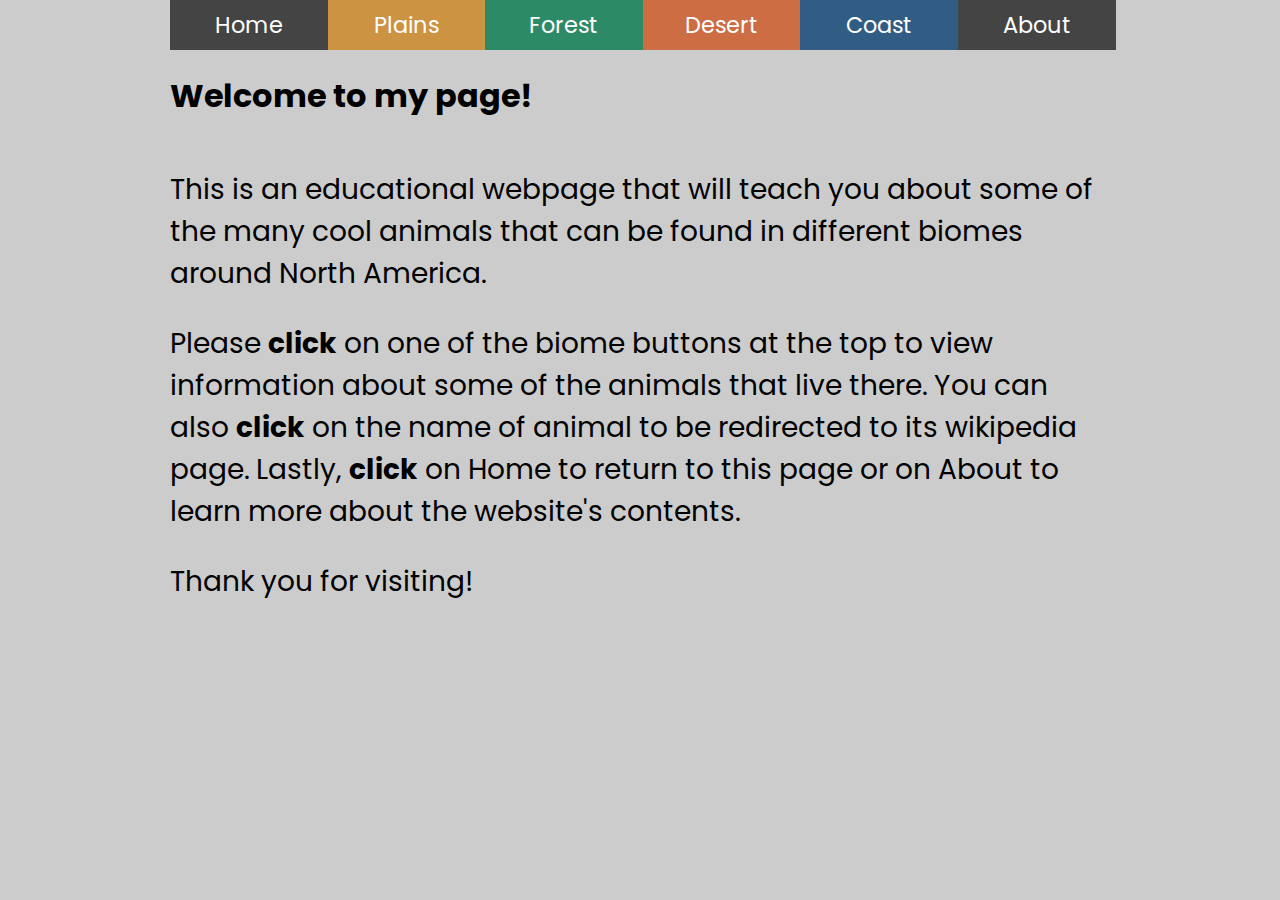
<file: index.html>
<!DOCTYPE html>
<html lang="en">
<head>
    <meta charset="UTF-8">
    <meta name="viewport" content="width=device-width, initial-scale=1.0">
    <title>Home Page</title>
    <link rel="stylesheet" href="css/styles.css" />
    <link rel="stylesheet" type="text/css" media="all" href="css/960.css" />
    <link rel="preconnect" href="https://fonts.googleapis.com"> <!--Links for fonts-->
    <link rel="preconnect" href="https://fonts.gstatic.com" crossorigin> <!--Links for fonts-->
    <link href="https://fonts.googleapis.com/css2?family=Poppins:wght@300&display=swap" rel="stylesheet"> <!--Links for fonts-->
</head>
<body>
    <div id = "wrapper" class="container_12">
		<header class="grid_12">
		<nav>
			<ul>
 				<li><a href="index.html" id ="home-button">Home</a></li>
  				<li><a href="plains.html" id = "plains-button">Plains</a></li>
				<li><a href="forest.html"  id = "forest-button">Forest</a></li>
				<li><a href="desert.html" id = "desert-button">Desert</a></li>
				<li><a href="coast.html" id = "coast-button">Coast</a></li>
  				<li><a href="about.html" id="about-button">About</a></li>
			</ul>
		</nav>
		</header>
	</div>

    <div class="container_12">
        <div class="grid_12">
            <h1>Welcome to my page!</h1>
        </div>
        <div class="grid_12" id="homeText">
            <p>
                This is an educational webpage that will teach you about some of the many cool 
                animals that can be found in different biomes around North America.
            </p>
            <p>
                Please <strong>click</strong> on one of the biome buttons at the top to view information about 
                some of the animals that live there. You can also <strong>click</strong> on the name of animal 
                to be redirected to its wikipedia page. Lastly, <strong>click</strong> on Home to return to this 
                page or on About to learn more about the website's contents.
            </p>
            <p>
                Thank you for visiting!
            </p>
        </div>
    </div>
</body>
</html>
</file>
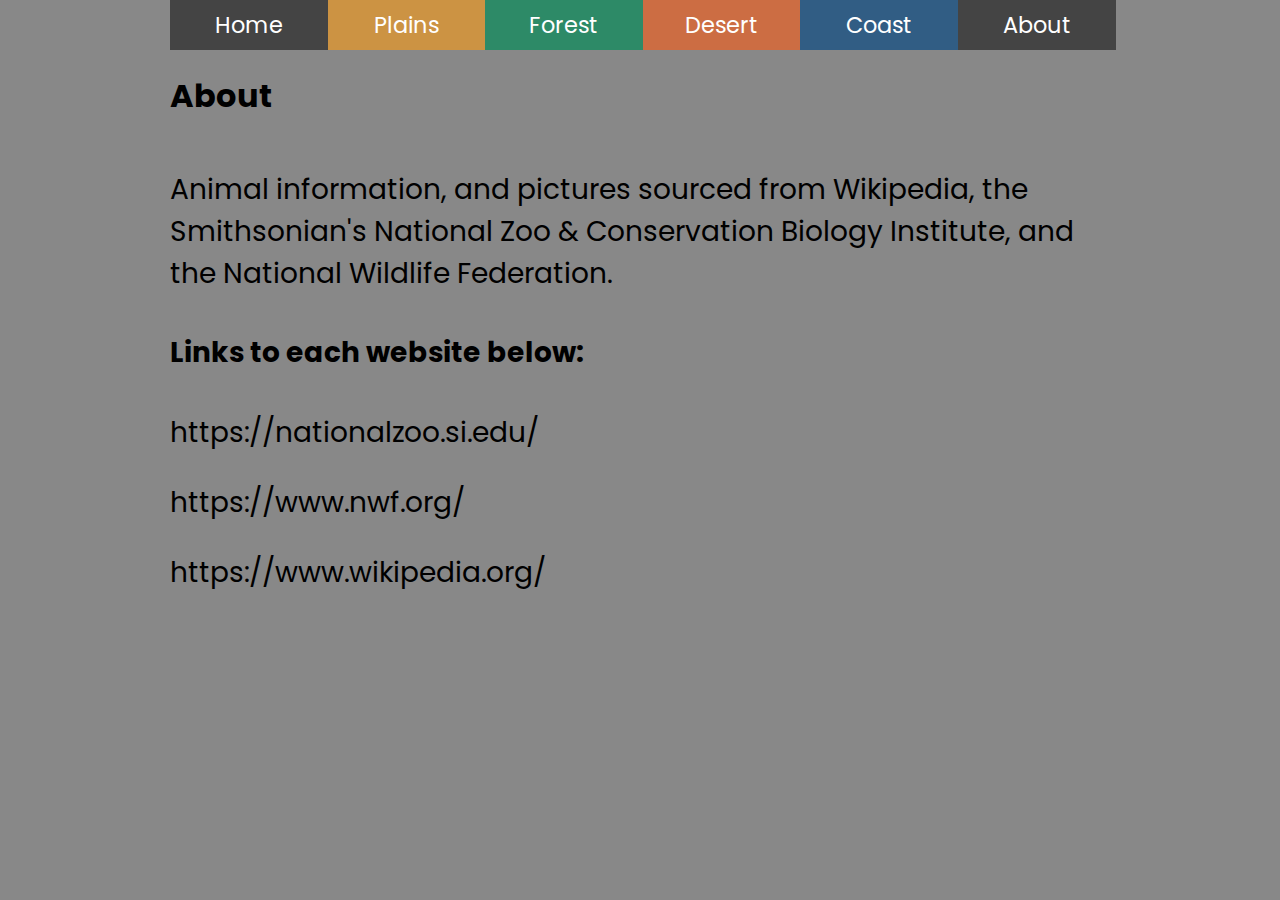
<file: about.html>
<!DOCTYPE html>
<html lang="en">
<head>
    <meta charset="UTF-8">
    <meta name="viewport" content="width=device-width, initial-scale=1.0">
    <title>About</title>
    <link rel="stylesheet" href="css/styles.css" />
    <link rel="stylesheet" type="text/css" media="all" href="css/960.css" />
    <link rel="preconnect" href="https://fonts.googleapis.com"> <!--Links for fonts-->
    <link rel="preconnect" href="https://fonts.gstatic.com" crossorigin> <!--Links for fonts-->
    <link href="https://fonts.googleapis.com/css2?family=Poppins:wght@300&display=swap" rel="stylesheet"> <!--Links for fonts-->
</head>
<body id="about-page">
    <div id = "wrapper" class="container_12">
		<header class="grid_12">
		<nav>
			<ul>
                <li><a href="index.html" id ="home-button">Home</a></li>
                <li><a href="plains.html" id = "plains-button">Plains</a></li>
                <li><a href="forest.html"  id = "forest-button">Forest</a></li>
                <li><a href="desert.html" id = "desert-button">Desert</a></li>
                <li><a href="coast.html" id = "coast-button">Coast</a></li>
                <li><a href="about.html" id="about-button">About</a></li>
           </ul>
		</nav>
		</header>
	</div>

    <div class="container_12">
        <div class="grid_12">
            <h1>
                About
            </h1>
        </div>
        <div class="grid_12" id="aboutText">
            <p>
                Animal information, and pictures sourced from Wikipedia, the Smithsonian's 
                National Zoo & Conservation Biology Institute, and the National Wildlife Federation.
            </p>
            <h4>Links to each website below:</h4>
            <p>
                <a href="https://nationalzoo.si.edu/" target="_blank">https://nationalzoo.si.edu/</a>
            </p>
            <p>
                <a href="https://www.nwf.org/" target="_blank">https://www.nwf.org/</a>
            </p>
            <p>
                <a href="https://www.wikipedia.org/" target="_blank">https://www.wikipedia.org/</a>
            </p>
        </div>
    </div>
</body>
</html>
</file>
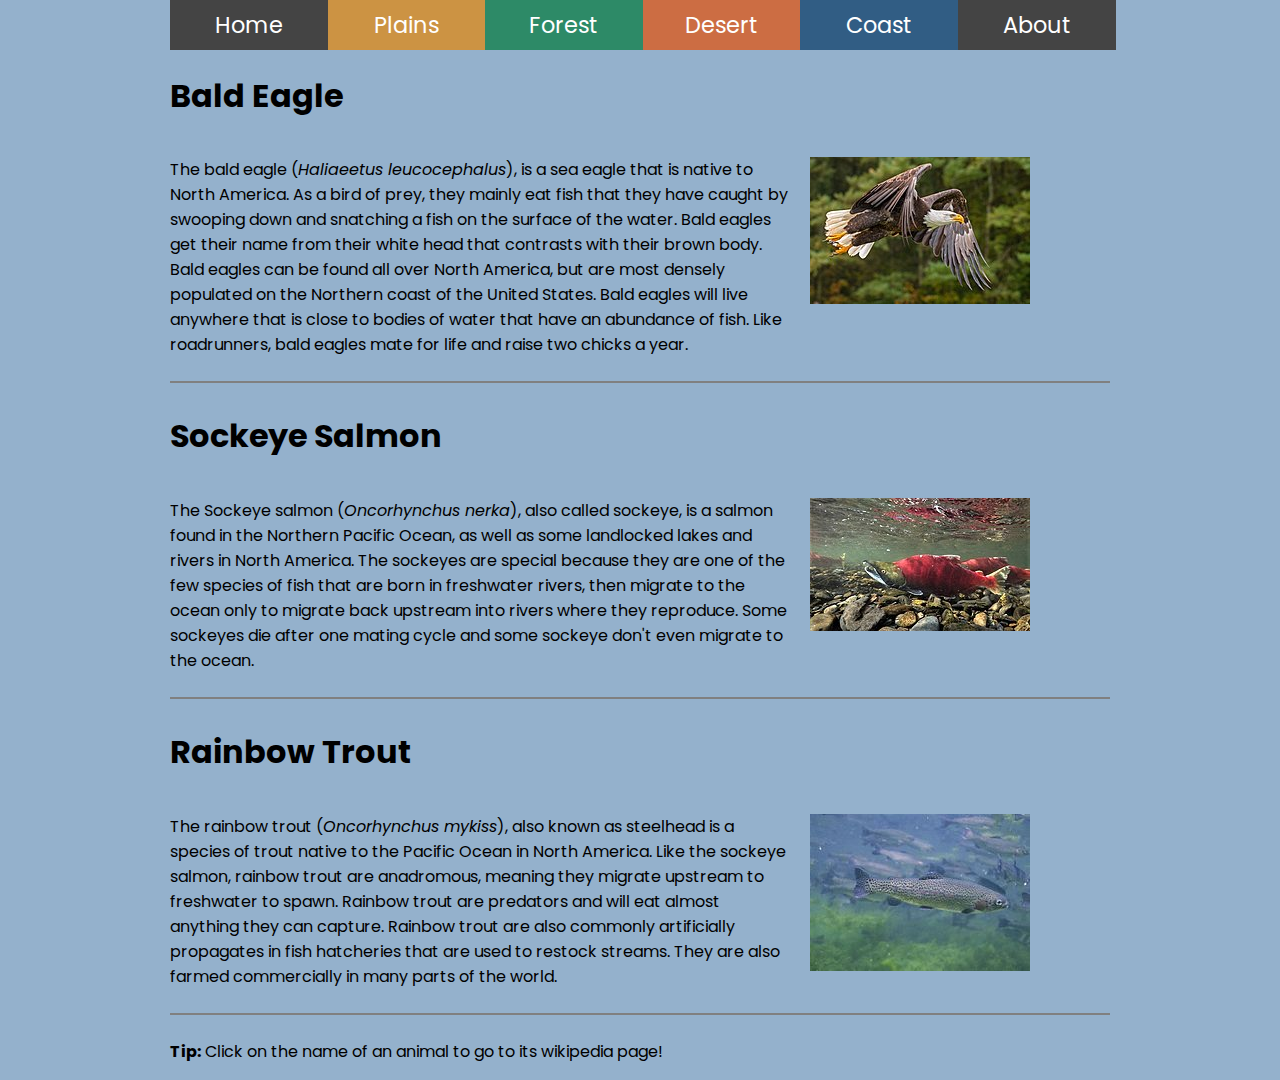
<file: coast.html>
<!DOCTYPE html>
<html lang="en">
<head>
    <meta charset="UTF-8">
    <meta name="viewport" content="width=device-width, initial-scale=1.0">
    <title>Coast</title>
    <link rel="stylesheet" href="css/styles.css" />
    <link rel="stylesheet" type="text/css" media="all" href="css/960.css" />
    <link rel="preconnect" href="https://fonts.googleapis.com"> <!--Links for fonts-->
    <link rel="preconnect" href="https://fonts.gstatic.com" crossorigin> <!--Links for fonts-->
    <link href="https://fonts.googleapis.com/css2?family=Poppins:wght@300&display=swap" rel="stylesheet"> <!--Links for fonts-->
</head>
<body id="coast-page">
    <div id = "wrapper" class="container_12">
		<header class="grid_12">
		<nav>
			<ul>
                <li><a href="index.html" id ="home-button">Home</a></li>
                <li><a href="plains.html" id = "plains-button">Plains</a></li>
                <li><a href="forest.html"  id = "forest-button">Forest</a></li>
                <li><a href="desert.html" id = "desert-button">Desert</a></li>
                <li><a href="coast.html" id = "coast-button">Coast</a></li>
                <li><a href="about.html" id="about-button">About</a></li>
           </ul>
		</nav>
		</header>
	</div>

<!--Start Animal Info-->
<div class="container_12">
    <div class="grid_12">
        <a href="https://en.wikipedia.org/wiki/Bald_eagle" target="_blank"><h1>Bald Eagle</h1></a>
    </div>
    <div class="grid_8">
        <p>
            The bald eagle (<em>Haliaeetus leucocephalus</em>), is a sea eagle that is native to 
            North America. As a bird of prey, they mainly eat fish that they have caught by 
            swooping down and snatching a fish on the surface of the water. Bald eagles get 
            their name from their white head that contrasts with their brown body. Bald eagles 
            can be found all over North America, but are most densely populated on the Northern 
            coast of the United States. Bald eagles will live anywhere that is close to bodies 
            of water that have an abundance of fish. Like roadrunners, bald eagles mate for life 
            and raise two chicks a year. 
        </p>
    </div>
    <div class="grid_4">
        <p>
            <img src="assets/bald_eagle.jpg" alt="Bald Eagle" width="220" height="147">
        </p>
    </div>
    <div class="grid_12">
        <hr color="grey">
    </div>
    <div class="grid_12">
        <a href="https://en.wikipedia.org/wiki/Sockeye_salmon" target="_blank"><h1>Sockeye Salmon</h1></a>
    </div>
    <div class="grid_8">
        <p>
            The Sockeye salmon (<em>Oncorhynchus nerka</em>), also called sockeye, is a salmon 
            found in the Northern Pacific Ocean, as well as some landlocked lakes and rivers in 
            North America. The sockeyes are special because they are one of the few species of 
            fish that are born in freshwater rivers, then migrate to the ocean only to migrate 
            back upstream into rivers where they reproduce. Some sockeyes die after one mating 
            cycle and some sockeye don't even migrate to the ocean. 
        </p>
    </div>
    <div class="grid_4">
        <p>
            <img src="assets/sockeye_salmon.jpg" alt="Bald Eagle" width="220" height="133">
        </p>
    </div>
    <div class="grid_12">
        <hr color="grey">
    </div>
    <div class="grid_12">
        <a href="https://en.wikipedia.org/wiki/Rainbow_trout" target="_blank"><h1>Rainbow Trout</h1></a>
    </div>
    <div class="grid_8">
        <p>
            The rainbow trout (<em>Oncorhynchus mykiss</em>), also known as steelhead is a 
            species of trout native to the Pacific Ocean in North America. Like the sockeye 
            salmon, rainbow trout are anadromous, meaning they migrate upstream to freshwater 
            to spawn. Rainbow trout are predators and will eat almost anything they can capture. 
            Rainbow trout are also commonly artificially propagates in fish hatcheries that are 
            used to restock streams. They are also farmed commercially in many parts of the world.
        </p>
    </div>
    <div class="grid_4">
        <p>
            <img src="assets/rainbow_trout.jpg" alt="Rainbow Trout" width="220" height="157">
        </p>
    </div>
    <div class="grid_12">
        <hr color="grey">
    </div>
    <div class="grid_12">
        <p><strong>Tip:</strong> Click on the name of an animal to go to its wikipedia page!</p>
    </div>
</div>
</body>
</html>
</file>
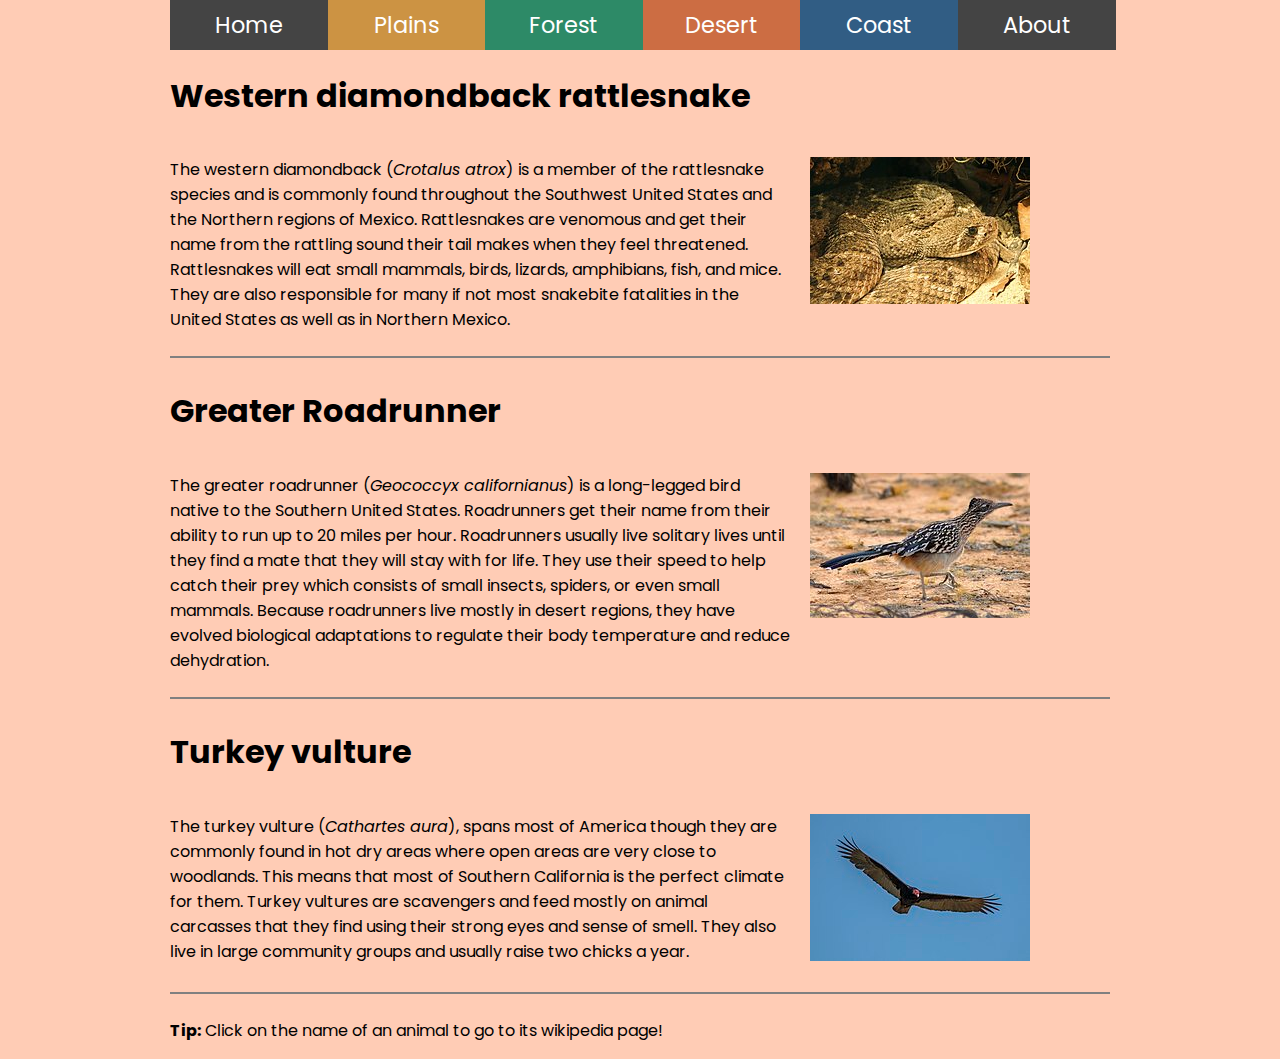
<file: desert.html>
<!DOCTYPE html>
<html lang="en">
<head>
    <meta charset="UTF-8">
    <meta name="viewport" content="width=device-width, initial-scale=1.0">
    <title>Desert</title>
    <link rel="stylesheet" href="css/styles.css" />
    <link rel="stylesheet" type="text/css" media="all" href="css/960.css" />
    <link rel="preconnect" href="https://fonts.googleapis.com"> <!--Links for fonts-->
    <link rel="preconnect" href="https://fonts.gstatic.com" crossorigin> <!--Links for fonts-->
    <link href="https://fonts.googleapis.com/css2?family=Poppins:wght@300&display=swap" rel="stylesheet"> <!--Links for fonts-->
</head>
<body id="desert-page">
    <div id = "wrapper" class="container_12">
		<header class="grid_12">
		<nav>
			<ul>
                <li><a href="index.html" id ="home-button">Home</a></li>
                <li><a href="plains.html" id = "plains-button">Plains</a></li>
                <li><a href="forest.html"  id = "forest-button">Forest</a></li>
                <li><a href="desert.html" id = "desert-button">Desert</a></li>
                <li><a href="coast.html" id = "coast-button">Coast</a></li>
                <li><a href="about.html" id="about-button">About</a></li>
           </ul>
		</nav>
		</header>
	</div>

<!--Start Animal Info-->
<div class="container_12">
    <div class="grid_12">
        <a href="https://en.wikipedia.org/wiki/Western_diamondback_rattlesnake" target="_blank"><h1>Western diamondback rattlesnake</h1></a>
    </div>
    <div class="grid_8">
        <p>
            The western diamondback (<em>Crotalus atrox</em>) is a member of the rattlesnake 
            species and is commonly found throughout the Southwest United States and the 
            Northern regions of Mexico. Rattlesnakes are venomous and get their name from the 
            rattling sound their tail makes when they feel threatened. Rattlesnakes will eat 
            small mammals, birds, lizards, amphibians, fish, and mice. They are also responsible 
            for many if not most snakebite fatalities in the United States as well as in 
            Northern Mexico.
        </p>
    </div>
    <div class="grid_4">
        <p>
            <img src="assets/western_diamonback.jpg" alt="Western Diamondback" width="220" height="147">
        </p>
    </div>
    <div class="grid_12">
        <hr color="grey">
    </div>
    <div class="grid_12">
        <a href="https://en.wikipedia.org/wiki/Greater_roadrunner" target="_blank"><h1>Greater Roadrunner</h1></a>
    </div>
    <div class="grid_8">
        <p>
            The greater roadrunner (<em>Geococcyx californianus</em>) is a long-legged bird 
            native to the Southern United States. Roadrunners get their name from their ability 
            to run up to 20 miles per hour. Roadrunners usually live solitary lives until they 
            find a mate that they will stay with for life. They use their speed to help catch 
            their prey which consists of small insects, spiders, or even small mammals. Because 
            roadrunners live mostly in desert regions, they have evolved biological adaptations 
            to regulate their body temperature and reduce dehydration. 
        </p>
    </div>
    <div class="grid_4">
        <p>
            <img src="assets/greater_roadrunner.jpg" alt="Greater Roadrunner" width="220" height="145">
        </p>
    </div>
    <div class="grid_12">
        <hr color="grey">
    </div>
    <div class="grid_12">
        <a href="https://en.wikipedia.org/wiki/Turkey_vulture" target="_blank"><h1>Turkey vulture</h1></a>
    </div>
    <div class="grid_8">
        <p>
            The turkey vulture (<em>Cathartes aura</em>), spans most of America though they are 
            commonly found in hot dry areas where open areas are very close to woodlands. This 
            means that most of Southern California is the perfect climate for them. Turkey 
            vultures are scavengers and feed mostly on animal carcasses that they find using 
            their strong eyes and sense of smell. They also live in large community groups and 
            usually raise two chicks a year.
        </p>
    </div>
    <div class="grid_4">
        <p>
            <img src="assets/turkey_vulture.JPG" alt="Turkey vulture" width="220" height="147">
        </p>
    </div>
    <div class="grid_12">
        <hr color="grey">
    </div>
    <div class="grid_12">
        <p><strong>Tip:</strong> Click on the name of an animal to go to its wikipedia page!</p>
    </div>
</div>
</body>
</html>
</file>
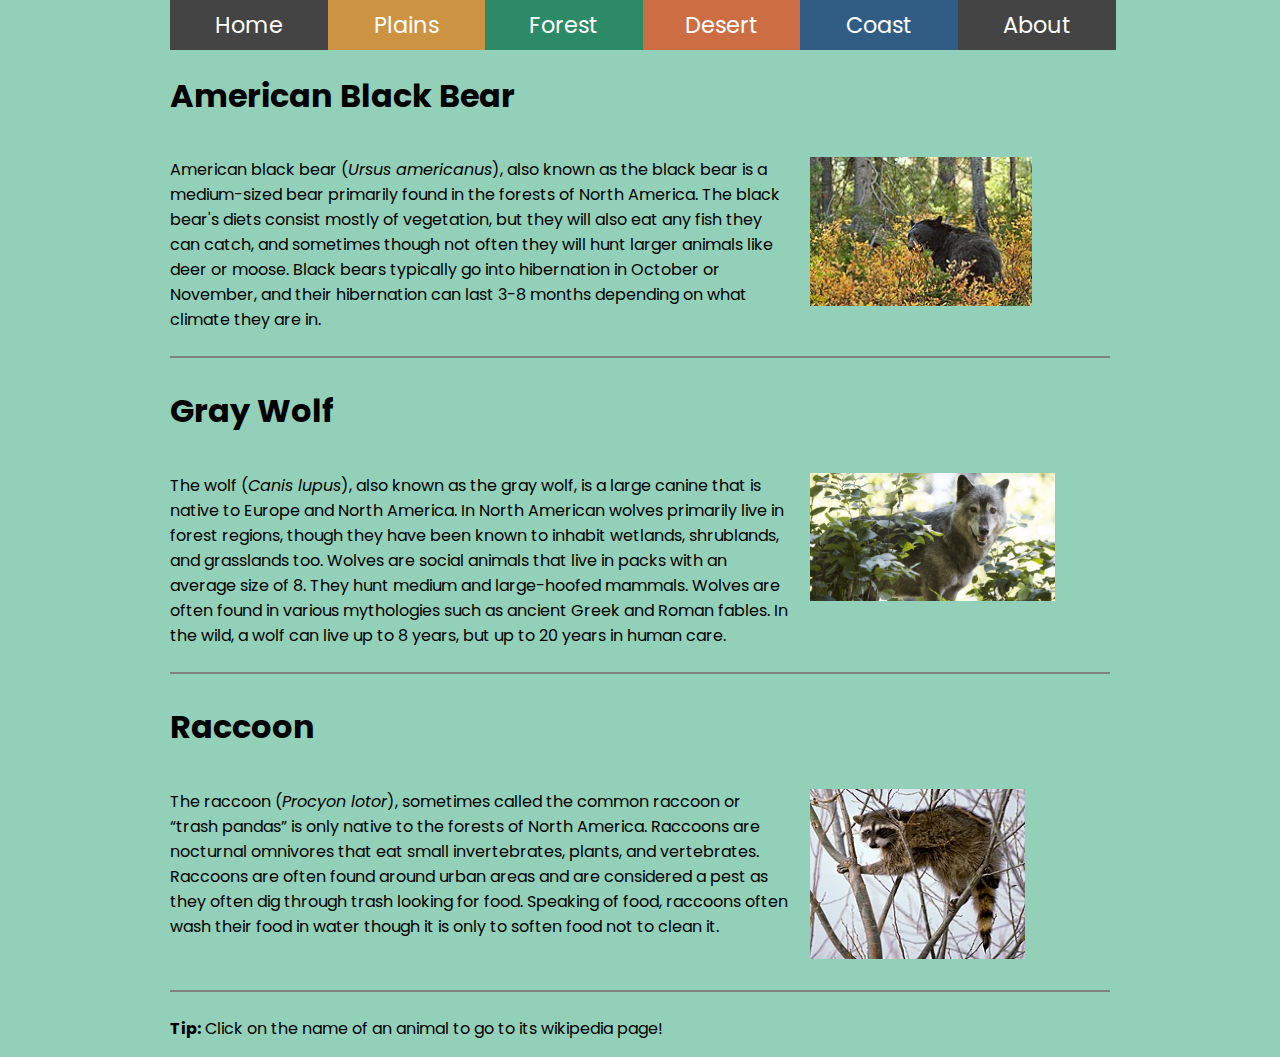
<file: forest.html>
<!DOCTYPE html>
<html lang="en">
<head>
    <meta charset="UTF-8">
    <meta name="viewport" content="width=device-width, initial-scale=1.0">
    <title>Forest</title>
    <link rel="stylesheet" href="css/styles.css" />
    <link rel="stylesheet" type="text/css" media="all" href="css/960.css" />
    <link rel="preconnect" href="https://fonts.googleapis.com"> <!--Links for fonts-->
    <link rel="preconnect" href="https://fonts.gstatic.com" crossorigin> <!--Links for fonts-->
    <link href="https://fonts.googleapis.com/css2?family=Poppins:wght@300&display=swap" rel="stylesheet"> <!--Links for fonts-->
</head>
<body id="forest-page">
    <div id = "wrapper" class="container_12">
		<header class="grid_12">
		<nav>
			<ul>
                <li><a href="index.html" id ="home-button">Home</a></li>
                <li><a href="plains.html" id = "plains-button">Plains</a></li>
                <li><a href="forest.html"  id = "forest-button">Forest</a></li>
                <li><a href="desert.html" id = "desert-button">Desert</a></li>
                <li><a href="coast.html" id = "coast-button">Coast</a></li>
                <li><a href="about.html" id="about-button">About</a></li>
           </ul>
		</nav>
		</header>
	</div>

<!--Start Animal Info-->
<div class="container_12">
    <div class="grid_12">
        <a href="https://en.wikipedia.org/wiki/American_black_bear" target="_blank"><h1>American Black Bear</h1></a>
    </div>
    <div class="grid_8">
        <p>
            American black bear (<em>Ursus americanus</em>), also known as the black bear is a 
            medium-sized bear primarily found in the forests of North America. The black bear's 
            diets consist mostly of vegetation, but they will also eat any fish they can catch, 
            and sometimes though not often they will hunt larger animals like deer or moose. 
            Black bears typically go into hibernation in October or November, and their 
            hibernation can last 3-8 months depending on what climate they are in.
        </p>
    </div>
    <div class="grid_4">
        <p>
            <img src="assets/black_bear.jpg" alt="American black bear" width="222" height="149">
        </p>
    </div>
    <div class="grid_12">
        <hr color="grey">
    </div>
    <div class="grid_12">
        <a href="https://en.wikipedia.org/wiki/Wolf" target="_blank"><h1>Gray Wolf</h1></a>
    </div>
    <div class="grid_8">
        <p>
            The wolf (<em>Canis lupus</em>), also known as the gray wolf, is a large canine that 
            is native to Europe and North America. In North American wolves primarily live in 
            forest regions, though they have been known to inhabit wetlands, shrublands, and 
            grasslands too. Wolves are social animals that live in packs with an average size 
            of 8. They hunt medium and large-hoofed mammals. Wolves are often found in various 
            mythologies such as ancient Greek and Roman fables. In the wild, a wolf can live up 
            to 8 years, but up to 20 years in human care.
        </p>
    </div>
    <div class="grid_4">
        <p>
            <img src="assets/gray_wolf.jpg" alt="Gray wolf" width="245" height="128">
        </p>
    </div>
    <div class="grid_12">
        <hr color="grey">
    </div>
    <div class="grid_12">
        <a href="https://en.wikipedia.org/wiki/Raccoon" target="_blank"><h1>Raccoon</h1></a>
    </div>
    <div class="grid_8">
        <p>
            The raccoon (<em>Procyon lotor</em>), sometimes called the common raccoon or 
            “trash pandas” is only native to the forests of North America. Raccoons are nocturnal 
            omnivores that eat small invertebrates, plants, and vertebrates. Raccoons are often 
            found around urban areas and are considered a pest as they often dig through trash 
            looking for food. Speaking of food, raccoons often wash their food in water though it 
            is only to soften food not to clean it. 
        </p>
    </div>
    <div class="grid_4">
        <p>
            <img src="assets/raccoon.jpg" alt="Raccoon" width="215" height="170">
        </p>
    </div>
    <div class="grid_12">
        <hr color="grey">
    </div>
    <div class="grid_12">
        <p><strong>Tip:</strong> Click on the name of an animal to go to its wikipedia page!</p>
    </div>
</div>
</body>
</html>
</file>
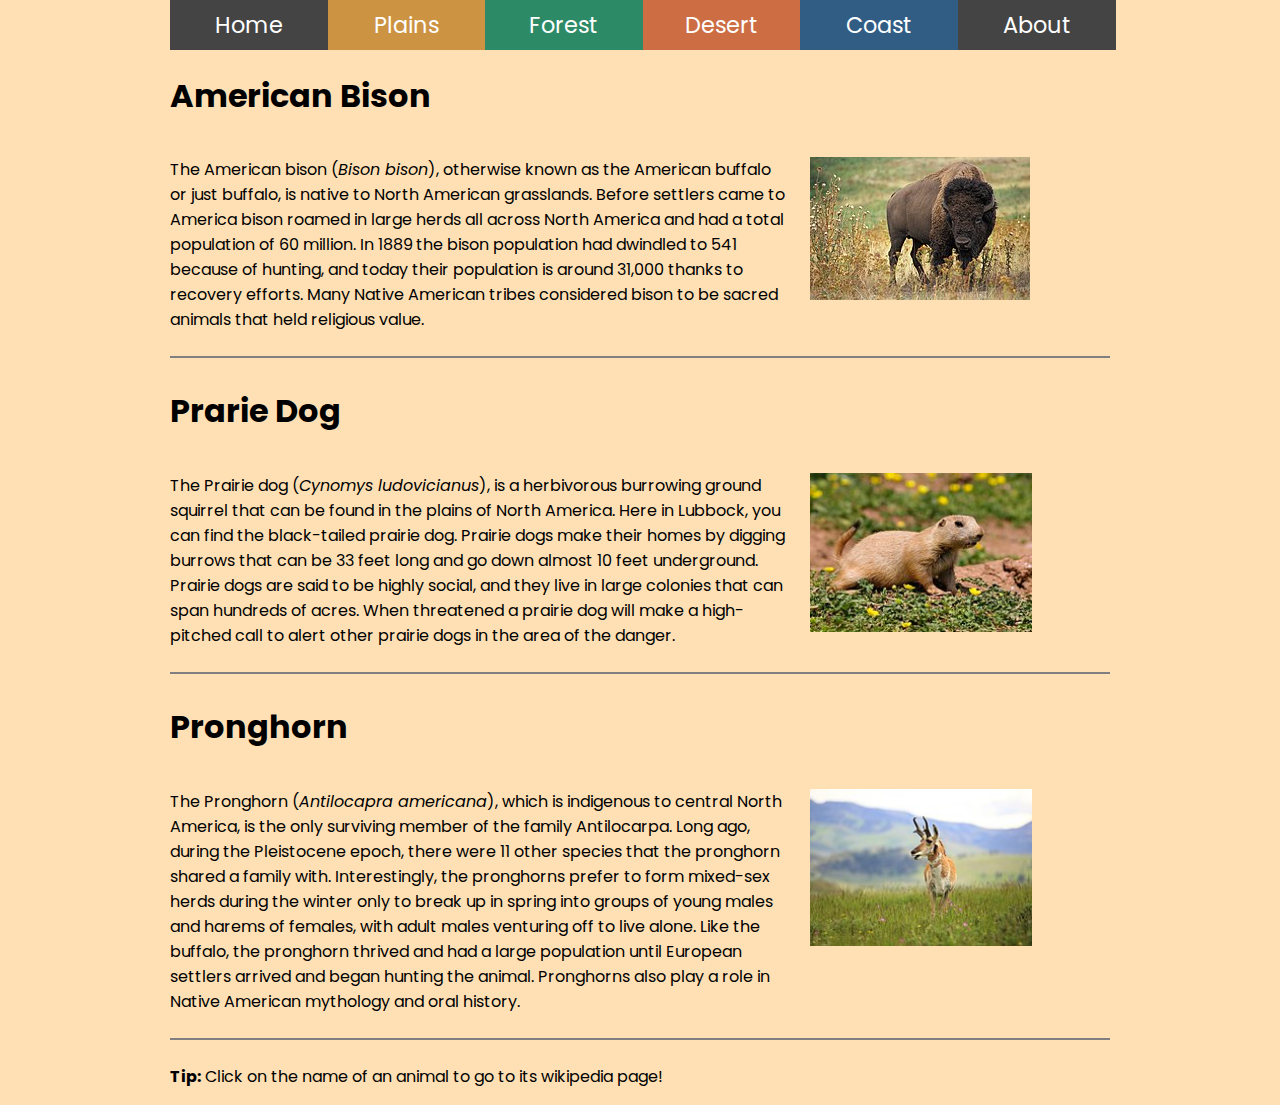
<file: plains.html>
<!DOCTYPE html>
<html lang="en">
<head>
    <meta charset="UTF-8">
    <meta name="viewport" content="width=device-width, initial-scale=1.0">
    <title>Plains</title>
    <link rel="stylesheet" href="css/styles.css" />
    <link rel="stylesheet" type="text/css" media="all" href="css/960.css" />
    <link rel="preconnect" href="https://fonts.googleapis.com"> <!--Links for fonts-->
    <link rel="preconnect" href="https://fonts.gstatic.com" crossorigin> <!--Links for fonts-->
    <link href="https://fonts.googleapis.com/css2?family=Poppins:wght@300&display=swap" rel="stylesheet"> <!--Links for fonts-->
</head>
<body id="plains-page">
    <div id = "wrapper" class="container_12">
		<header class="grid_12">
		<nav>
			<ul>
                <li><a href="index.html" id ="home-button">Home</a></li>
                <li><a href="plains.html" id = "plains-button">Plains</a></li>
                <li><a href="forest.html"  id = "forest-button">Forest</a></li>
                <li><a href="desert.html" id = "desert-button">Desert</a></li>
                <li><a href="coast.html" id = "coast-button">Coast</a></li>
                <li><a href="about.html" id="about-button">About</a></li>
           </ul>
		</nav>
		</header>
	</div>

<!--Start Animal Info-->
    <div class="container_12">
        <div class="grid_12">
            <a href="https://en.wikipedia.org/wiki/American_bison" target="_blank"><h1>American Bison</h1></a>
        </div>
        <div class="grid_8">
            <p>
                The American bison (<em>Bison bison</em>), otherwise known as the American buffalo or 
                just buffalo, is native to North American grasslands. Before settlers came to 
                America bison roamed in large herds all across North America and had a total 
                population of 60 million. In 1889 the bison population had dwindled to 541 
                because of hunting, and today their population is around 31,000 thanks to 
                recovery efforts. Many Native American tribes considered bison to be sacred 
                animals that held religious value.
            </p>
        </div>
        <div class="grid_4">
            <p>
                <img src="assets/american_bison.jpg" alt="American bison" width="220" height="143">
            </p>
        </div>
        <div class="grid_12">
            <hr color="grey">
        </div>
        <div class="grid_12">
            <a href="https://en.wikipedia.org/wiki/Prairie_dog" target="_blank"><h1>Prarie Dog</h1></a>
        </div>
        <div class="grid_8">
            <p>
                The Prairie dog (<em>Cynomys ludovicianus</em>), is a herbivorous burrowing 
                ground squirrel that can be found in the plains of North America. Here in 
                Lubbock, you can find the black-tailed prairie dog. Prairie dogs make their 
                homes by digging burrows that can be 33 feet long and go down almost 10 feet 
                underground. Prairie dogs are said to be highly social, and they live in large 
                colonies that can span hundreds of acres. When threatened a prairie dog will 
                make a high-pitched call to alert other prairie dogs in the area of the danger.
            </p>
        </div>
        <div class="grid_4">
            <p>
                <img src="assets/prairie_dog.jpg" alt="Prairie dog" width="222" height="159">
            </p>
        </div>
        <div class="grid_12">
            <hr color="grey">
        </div>
        <div class="grid_12">
            <a href="https://en.wikipedia.org/wiki/Pronghorn" target="_blank"><h1>Pronghorn</h1></a>
        </div>
        <div class="grid_8">
            <p>
                The Pronghorn (<em>Antilocapra americana</em>), which is indigenous to central 
                North America, is the only surviving member of the family Antilocarpa. Long ago, 
                during the Pleistocene epoch, there were 11 other species that the pronghorn 
                shared a family with. Interestingly, the pronghorns prefer to form mixed-sex 
                herds during the winter only to break up in spring into groups of young males 
                and harems of females, with adult males venturing off to live alone. Like the 
                buffalo, the pronghorn thrived and had a large population until European 
                settlers arrived and began hunting the animal. Pronghorns also play a role in 
                Native American mythology and oral history.
            </p>
        </div>
        <div class="grid_4">
            <p>
                <img src="assets/pronghorn.jpg" alt="Pronghorn" width="222" height="157">
            </p>
        </div>
        <div class="grid_12">
            <hr color="grey">
        </div>
        <div class="grid_12">
            <p><strong>Tip:</strong> Click on the name of an animal to go to its wikipedia page!</p>
        </div>
    </div>
</body>
</html>
</file>
<file: css/styles.css>
/* Sets all font to be Poppins */
*{
    font-family: 'Poppins', sans-serif;
}
#homeText {
    font-size: 175%;
}

#aboutText {
    font-size: 175%;
}

a, a:hover, a:visited, a:active {
    color: inherit;
    text-decoration: none;
}

#wrapper {
    /*width: 1020px; /*set the width of the wrapper*/
    margin: 0 auto; /*center the wrapper*/
    /* background-color: #8EDC9D; set the background color for the wrapper portion */
}

body {
    margin: 0;
    padding: 0;
    background-color: #ccc;
}

/* Sets unique background color for each biome page */
#plains-page {
    background-color: #FFE0B5;
}

#forest-page {
    background-color: #93D0B9;
}

#desert-page {
    background-color: #FFCCB5;
}

#coast-page {
    background-color: #94B1CC;
}

#about-page {
    background-color: #888;
}

header {
    /* width: 1020px; */
    background-color: #444;
}

/*From here down is all of the new information that you likely don't have*/
nav {
    width: 101%; /*128px per box times 4 boxes with the current nav bar. This will change with each box added to the list*/
    margin: 0 auto; /*center the navigation buttons*/
}

nav ul {
    list-style-type: none; /*Take away the bullet points*/
    padding: 0;
      margin: 0;
    overflow: hidden; /*specifies that if your content is too big for the box it will just be hidden instead of scrolling or overlapping */
}

nav li {
    float: left; /*force the list items to float beside one another rather than be a vertical list*/
    /* font-family: 'Oswald', sans-serif; /*you can declare any set of fonts here*/
      font-size: 1.4em; /*makes the font bigger than the rest of the normal links*/
      line-height: 224%; /*50px*/
      height: 50%; /* 50px specifies how tall your navigation buttons are going to be*/
      width: 16.6%; /* sets how wide each button will be*/
}

nav a:link, nav a:visited {
    display: block; /*display a block around each <a> tag*/
    /*width: 120px; /* 120px the block will be however wide you specify here*/
    color: white; /*make the text in the <a> tags whatever color you specify here*/
    background-color: #444; /*make the box whatever color you specify here*/
    text-align: center; /*align the <a> tags to the center of the box*/
    text-decoration: none; /*this takes away the underline of the <a> tag*/
    transition: .3s background-color; /*this animates the color for when you scroll over the box*/
}

/*End of the new CSS content that is related to the nav bar*/
/*Link to colors http://paletton.com/#uid=7350u0klzpB9lIGgcuUq5kQwpeh */

/* gives each page button a unique hover color */
#home-button:hover {
    background-color: #777;
}

#plains-button {
    background-color: #CC9343;
}
#plains-button:hover {
    background-color: #F6C37A;
}

#forest-button {
    background-color: #2D8A67;
}
#forest-button:hover {
    background-color: #52A687;
}

#desert-button {
    background-color: #CC6D43;
}
#desert-button:hover {
    background-color: #F6A07A;
}

#coast-button {
    background-color: #315D84;
}
#coast-button:hover {
    background-color: #547C9F;
}

#about-button:hover {
    background-color: #777;
}
</file>
<file: css/960.css>
/*
  960 Grid System ~ Core CSS.
  Learn more ~ http://960.gs/

  Licensed under GPL and MIT.
*/

/*
  Forces backgrounds to span full width,
  even if there is horizontal scrolling.
  Increase this if your layout is wider.

  Note: IE6 works fine without this fix.
*/

body {
  min-width: 960px;
}

/* `Container
----------------------------------------------------------------------------------------------------*/

.container_12,
.container_16 {
  margin-left: auto;
  margin-right: auto;
  width: 960px;
}

/* `Grid >> Global
----------------------------------------------------------------------------------------------------*/

.grid_1,
.grid_2,
.grid_3,
.grid_4,
.grid_5,
.grid_6,
.grid_7,
.grid_8,
.grid_9,
.grid_10,
.grid_11,
.grid_12,
.grid_13,
.grid_14,
.grid_15,
.grid_16 {
  display: inline;
  float: left;
  margin-left: 10px;
  margin-right: 10px;
}

.push_1, .pull_1,
.push_2, .pull_2,
.push_3, .pull_3,
.push_4, .pull_4,
.push_5, .pull_5,
.push_6, .pull_6,
.push_7, .pull_7,
.push_8, .pull_8,
.push_9, .pull_9,
.push_10, .pull_10,
.push_11, .pull_11,
.push_12, .pull_12,
.push_13, .pull_13,
.push_14, .pull_14,
.push_15, .pull_15 {
  position: relative;
}

.container_12 .grid_3,
.container_16 .grid_4 {
  width: 220px;
}

.container_12 .grid_6,
.container_16 .grid_8 {
  width: 460px;
}

.container_12 .grid_9,
.container_16 .grid_12 {
  width: 700px;
}

.container_12 .grid_12,
.container_16 .grid_16 {
  width: 940px;
}

/* `Grid >> Children (Alpha ~ First, Omega ~ Last)
----------------------------------------------------------------------------------------------------*/

.alpha {
  margin-left: 0;
}

.omega {
  margin-right: 0;
}

/* `Grid >> 12 Columns
----------------------------------------------------------------------------------------------------*/

.container_12 .grid_1 {
  width: 60px;
}

.container_12 .grid_2 {
  width: 140px;
}

.container_12 .grid_4 {
  width: 300px;
}

.container_12 .grid_5 {
  width: 380px;
}

.container_12 .grid_7 {
  width: 540px;
}

.container_12 .grid_8 {
  width: 620px;
}

.container_12 .grid_10 {
  width: 780px;
}

.container_12 .grid_11 {
  width: 860px;
}

/* `Grid >> 16 Columns
----------------------------------------------------------------------------------------------------*/

.container_16 .grid_1 {
  width: 40px;
}

.container_16 .grid_2 {
  width: 100px;
}

.container_16 .grid_3 {
  width: 160px;
}

.container_16 .grid_5 {
  width: 280px;
}

.container_16 .grid_6 {
  width: 340px;
}

.container_16 .grid_7 {
  width: 400px;
}

.container_16 .grid_9 {
  width: 520px;
}

.container_16 .grid_10 {
  width: 580px;
}

.container_16 .grid_11 {
  width: 640px;
}

.container_16 .grid_13 {
  width: 760px;
}

.container_16 .grid_14 {
  width: 820px;
}

.container_16 .grid_15 {
  width: 880px;
}

/* `Prefix Extra Space >> Global
----------------------------------------------------------------------------------------------------*/

.container_12 .prefix_3,
.container_16 .prefix_4 {
  padding-left: 240px;
}

.container_12 .prefix_6,
.container_16 .prefix_8 {
  padding-left: 480px;
}

.container_12 .prefix_9,
.container_16 .prefix_12 {
  padding-left: 720px;
}

/* `Prefix Extra Space >> 12 Columns
----------------------------------------------------------------------------------------------------*/

.container_12 .prefix_1 {
  padding-left: 80px;
}

.container_12 .prefix_2 {
  padding-left: 160px;
}

.container_12 .prefix_4 {
  padding-left: 320px;
}

.container_12 .prefix_5 {
  padding-left: 400px;
}

.container_12 .prefix_7 {
  padding-left: 560px;
}

.container_12 .prefix_8 {
  padding-left: 640px;
}

.container_12 .prefix_10 {
  padding-left: 800px;
}

.container_12 .prefix_11 {
  padding-left: 880px;
}

/* `Prefix Extra Space >> 16 Columns
----------------------------------------------------------------------------------------------------*/

.container_16 .prefix_1 {
  padding-left: 60px;
}

.container_16 .prefix_2 {
  padding-left: 120px;
}

.container_16 .prefix_3 {
  padding-left: 180px;
}

.container_16 .prefix_5 {
  padding-left: 300px;
}

.container_16 .prefix_6 {
  padding-left: 360px;
}

.container_16 .prefix_7 {
  padding-left: 420px;
}

.container_16 .prefix_9 {
  padding-left: 540px;
}

.container_16 .prefix_10 {
  padding-left: 600px;
}

.container_16 .prefix_11 {
  padding-left: 660px;
}

.container_16 .prefix_13 {
  padding-left: 780px;
}

.container_16 .prefix_14 {
  padding-left: 840px;
}

.container_16 .prefix_15 {
  padding-left: 900px;
}

/* `Suffix Extra Space >> Global
----------------------------------------------------------------------------------------------------*/

.container_12 .suffix_3,
.container_16 .suffix_4 {
  padding-right: 240px;
}

.container_12 .suffix_6,
.container_16 .suffix_8 {
  padding-right: 480px;
}

.container_12 .suffix_9,
.container_16 .suffix_12 {
  padding-right: 720px;
}

/* `Suffix Extra Space >> 12 Columns
----------------------------------------------------------------------------------------------------*/

.container_12 .suffix_1 {
  padding-right: 80px;
}

.container_12 .suffix_2 {
  padding-right: 160px;
}

.container_12 .suffix_4 {
  padding-right: 320px;
}

.container_12 .suffix_5 {
  padding-right: 400px;
}

.container_12 .suffix_7 {
  padding-right: 560px;
}

.container_12 .suffix_8 {
  padding-right: 640px;
}

.container_12 .suffix_10 {
  padding-right: 800px;
}

.container_12 .suffix_11 {
  padding-right: 880px;
}

/* `Suffix Extra Space >> 16 Columns
----------------------------------------------------------------------------------------------------*/

.container_16 .suffix_1 {
  padding-right: 60px;
}

.container_16 .suffix_2 {
  padding-right: 120px;
}

.container_16 .suffix_3 {
  padding-right: 180px;
}

.container_16 .suffix_5 {
  padding-right: 300px;
}

.container_16 .suffix_6 {
  padding-right: 360px;
}

.container_16 .suffix_7 {
  padding-right: 420px;
}

.container_16 .suffix_9 {
  padding-right: 540px;
}

.container_16 .suffix_10 {
  padding-right: 600px;
}

.container_16 .suffix_11 {
  padding-right: 660px;
}

.container_16 .suffix_13 {
  padding-right: 780px;
}

.container_16 .suffix_14 {
  padding-right: 840px;
}

.container_16 .suffix_15 {
  padding-right: 900px;
}

/* `Push Space >> Global
----------------------------------------------------------------------------------------------------*/

.container_12 .push_3,
.container_16 .push_4 {
  left: 240px;
}

.container_12 .push_6,
.container_16 .push_8 {
  left: 480px;
}

.container_12 .push_9,
.container_16 .push_12 {
  left: 720px;
}

/* `Push Space >> 12 Columns
----------------------------------------------------------------------------------------------------*/

.container_12 .push_1 {
  left: 80px;
}

.container_12 .push_2 {
  left: 160px;
}

.container_12 .push_4 {
  left: 320px;
}

.container_12 .push_5 {
  left: 400px;
}

.container_12 .push_7 {
  left: 560px;
}

.container_12 .push_8 {
  left: 640px;
}

.container_12 .push_10 {
  left: 800px;
}

.container_12 .push_11 {
  left: 880px;
}

/* `Push Space >> 16 Columns
----------------------------------------------------------------------------------------------------*/

.container_16 .push_1 {
  left: 60px;
}

.container_16 .push_2 {
  left: 120px;
}

.container_16 .push_3 {
  left: 180px;
}

.container_16 .push_5 {
  left: 300px;
}

.container_16 .push_6 {
  left: 360px;
}

.container_16 .push_7 {
  left: 420px;
}

.container_16 .push_9 {
  left: 540px;
}

.container_16 .push_10 {
  left: 600px;
}

.container_16 .push_11 {
  left: 660px;
}

.container_16 .push_13 {
  left: 780px;
}

.container_16 .push_14 {
  left: 840px;
}

.container_16 .push_15 {
  left: 900px;
}

/* `Pull Space >> Global
----------------------------------------------------------------------------------------------------*/

.container_12 .pull_3,
.container_16 .pull_4 {
  left: -240px;
}

.container_12 .pull_6,
.container_16 .pull_8 {
  left: -480px;
}

.container_12 .pull_9,
.container_16 .pull_12 {
  left: -720px;
}

/* `Pull Space >> 12 Columns
----------------------------------------------------------------------------------------------------*/

.container_12 .pull_1 {
  left: -80px;
}

.container_12 .pull_2 {
  left: -160px;
}

.container_12 .pull_4 {
  left: -320px;
}

.container_12 .pull_5 {
  left: -400px;
}

.container_12 .pull_7 {
  left: -560px;
}

.container_12 .pull_8 {
  left: -640px;
}

.container_12 .pull_10 {
  left: -800px;
}

.container_12 .pull_11 {
  left: -880px;
}

/* `Pull Space >> 16 Columns
----------------------------------------------------------------------------------------------------*/

.container_16 .pull_1 {
  left: -60px;
}

.container_16 .pull_2 {
  left: -120px;
}

.container_16 .pull_3 {
  left: -180px;
}

.container_16 .pull_5 {
  left: -300px;
}

.container_16 .pull_6 {
  left: -360px;
}

.container_16 .pull_7 {
  left: -420px;
}

.container_16 .pull_9 {
  left: -540px;
}

.container_16 .pull_10 {
  left: -600px;
}

.container_16 .pull_11 {
  left: -660px;
}

.container_16 .pull_13 {
  left: -780px;
}

.container_16 .pull_14 {
  left: -840px;
}

.container_16 .pull_15 {
  left: -900px;
}

/* `Clear Floated Elements
----------------------------------------------------------------------------------------------------*/

/* http://sonspring.com/journal/clearing-floats */

.clear {
  clear: both;
  display: block;
  overflow: hidden;
  visibility: hidden;
  width: 0;
  height: 0;
}

/* http://www.yuiblog.com/blog/2010/09/27/clearfix-reloaded-overflowhidden-demystified */

.clearfix:before,
.clearfix:after,
.container_12:before,
.container_12:after,
.container_16:before,
.container_16:after {
  content: '.';
  display: block;
  overflow: hidden;
  visibility: hidden;
  font-size: 0;
  line-height: 0;
  width: 0;
  height: 0;
}

.clearfix:after,
.container_12:after,
.container_16:after {
  clear: both;
}

/*
  The following zoom:1 rule is specifically for IE6 + IE7.
  Move to separate stylesheet if invalid CSS is a problem.
*/

.clearfix,
.container_12,
.container_16 {
  zoom: 1;
}
</file>
